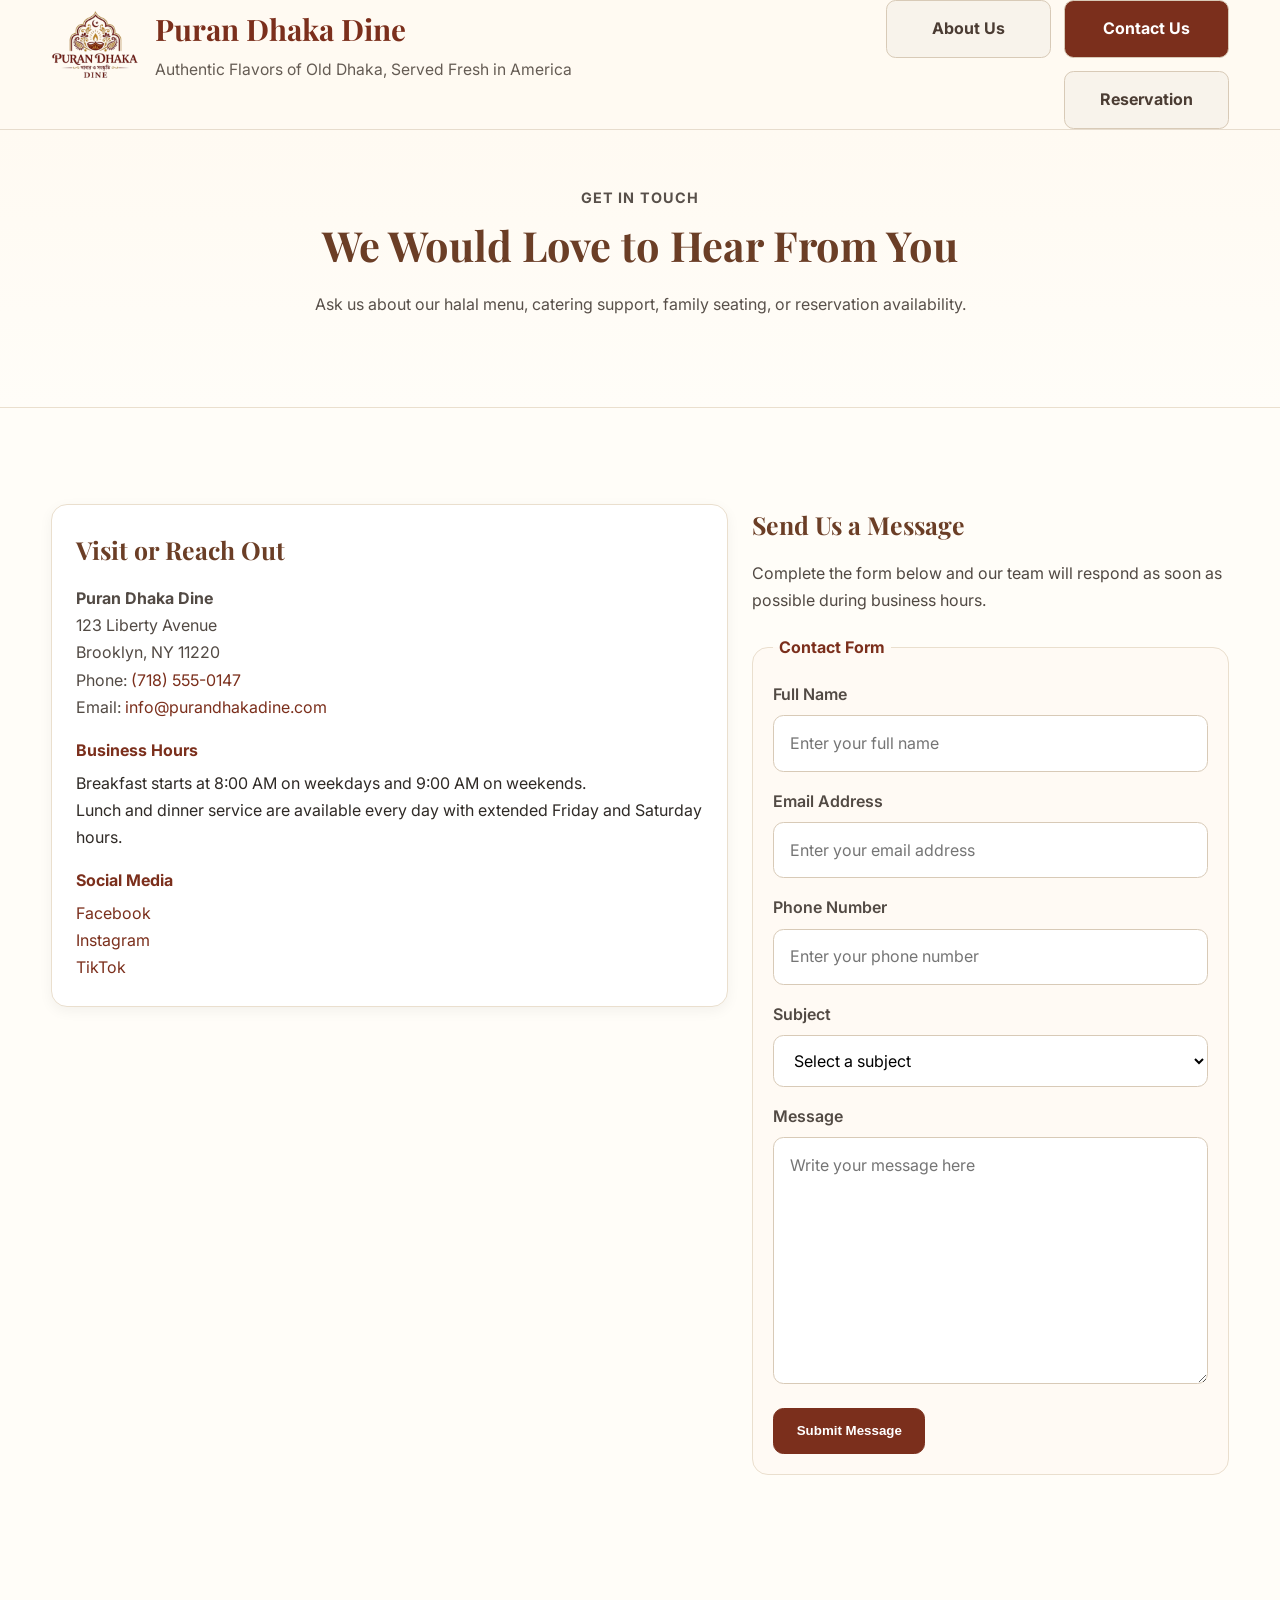
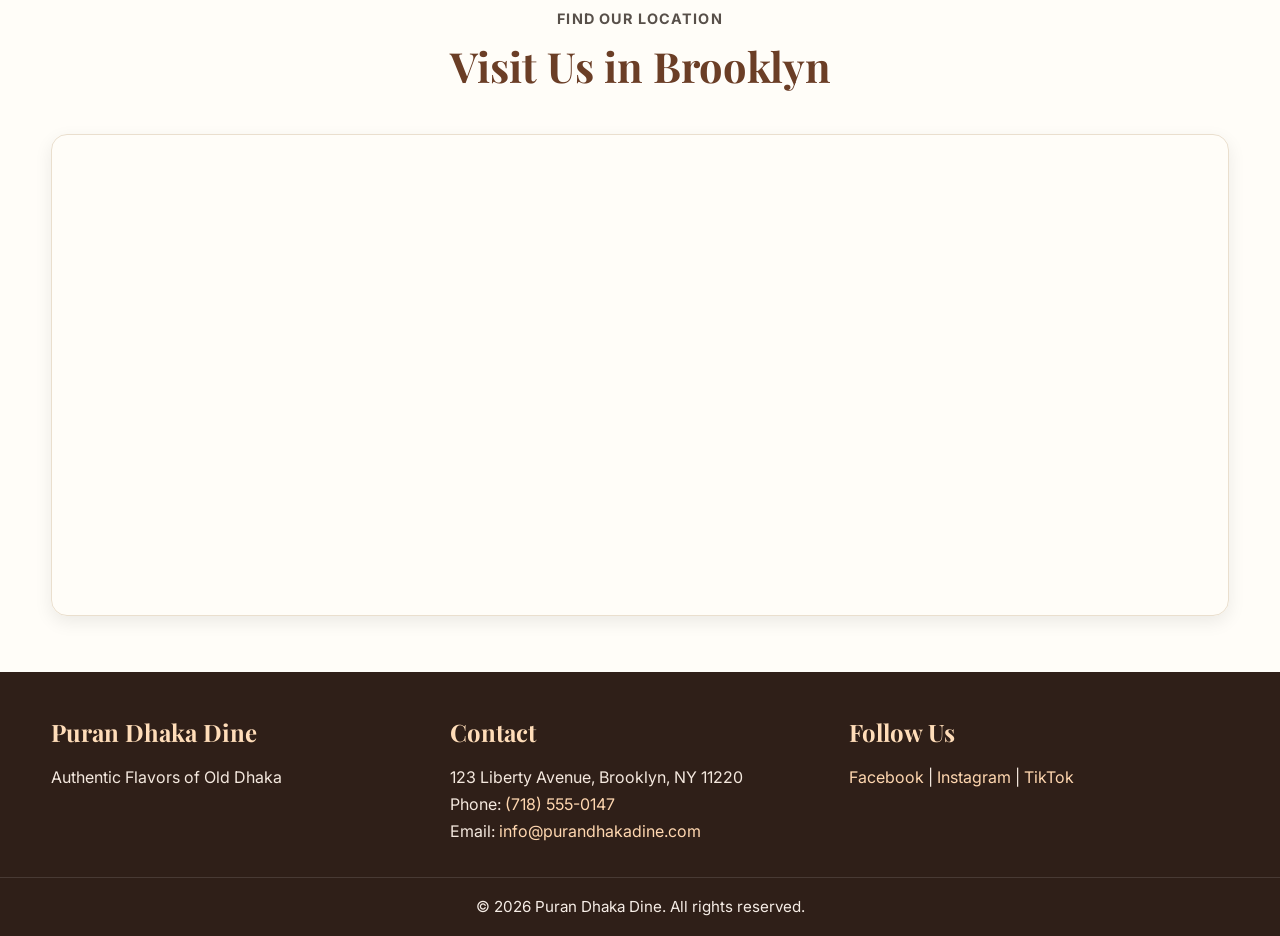
<file: contact.html>
<!-- Author: Mahmudul Hasan -->
<!-- Mid-Term Project: Puran Dhaka Dine Restaurant Website -->
<!-- Page: Contact Us -->
 <!--Last Modified: 03/19/2026-->

<!DOCTYPE html>
<html lang="en">
<head>
    <meta charset="UTF-8">
    <!-- Viewport meta tag for responsive design -->
    <meta name="viewport" content="width=device-width, initial-scale=1.0">
    <!-- Page title displayed in browser tab -->
    <title>Puran Dhaka Dine | Contact Us</title>
    <!--Favicon link for browser tab icon-->
    <link rel="icon" type="image/x-icon" href="favicon.ico">
    <!-- Google Font -->
    <link href="https://fonts.googleapis.com/css2?family=Playfair+Display:wght@600;700&family=Inter:wght@400;500;600;700&display=swap" rel="stylesheet">
    <!-- External CSS stylesheet link -->
    <link rel="stylesheet" href="css/styles.css">
</head>
<body id="about-top">

    <!-- Header starts here -->
    <header class="site-header">
        <div class="container clearfix">
            <div class="brand-block" id="brand-home">
                <!--Brand Logo-->
                <a href="index.html" class="brand-logo-link">
                    <img src="images/logo_trans.png" alt="Puran Dhaka Dine restaurant logo" class="brand-logo">
                </a>
                <!--Brand Name and Tagline-->
                <div class="brand-text">
                    <h1>Puran Dhaka Dine</h1>
                    <p class="tagline">Authentic Flavors of Old Dhaka, Served Fresh in America</p>
                </div>
            </div>

            <!-- Navigation bar-->
            <nav class="site-nav" aria-label="Primary navigation">
                <ul>
                    <li><a href="index.html">About Us</a></li> 
                    <!-- Class="active" is used to highlight the current page in the navigation -->
                    <li><a href="contact.html" class="active">Contact Us</a></li>       
                    <li><a href="reservation.html">Reservation</a></li>
                </ul>
            </nav>
        </div>
    </header>

    <!-- Main Section starts here -->
    <main>
        <!-- Contact heading section -->
        <section class="page-banner">
            <div class="container">
                <div class="section-heading">
                    <p class="section-label">Get in Touch</p>
                    <h2>We Would Love to Hear From You</h2>
                    <p>Ask us about our halal menu, catering support, family seating, or reservation availability.</p>
                </div>
            </div>
        </section>

        <!-- Contact info and form layout -->
        <section class="contact-main-section">
            <h2 class="visually-hidden">Contact Information and Form</h2>
            <div class="container contact-grid">

                <!-- Contact information card with address, hours, and social media -->
                <aside class="contact-info-card">
                    <h3>Visit or Reach Out</h3>
                    <!-- Address and Contact details -->
                    <address>
                        <strong>Puran Dhaka Dine</strong><br>
                        123 Liberty Avenue<br>
                        Brooklyn, NY 11220<br>
                        Phone: <a href="tel:+17185550147">(718) 555-0147</a><br>
                        Email: <a href="mailto:info@purandhakadine.com">info@purandhakadine.com</a>
                    </address>

                    <!-- Business Hours -->
                    <div class="contact-block">
                        <h4>Business Hours</h4>
                        <p>Breakfast starts at 8:00 AM on weekdays and 9:00 AM on weekends.</p>
                        <p>Lunch and dinner service are available every day with extended Friday and Saturday hours.</p>
                    </div>

                    <!-- Social media links -->
                    <div class="contact-block">
                        <h4>Social Media</h4>
                        <p>
                            <a href="https://www.facebook.com/" target="_blank" rel="noopener">Facebook</a><br>
                            <a href="https://www.instagram.com/" target="_blank" rel="noopener">Instagram</a><br>
                            <a href="https://www.tiktok.com/" target="_blank" rel="noopener">TikTok</a>
                        </p>
                    </div>
                </aside>

                <section class="contact-form-section">
                    <h3>Send Us a Message</h3>
                    <p class="section-copy">Complete the form below and our team will respond as soon as possible during business hours.</p>

                    <!-- Contact form structure starts here -->
                    <form action="#" method="post" id="contact-form">
                        <!-- Using fieldset and legend for better accessibility and form grouping -->
                        <fieldset>
                            <legend>Contact Form</legend>

                            <!-- Full Name Box -->
                            <label for="full-name">Full Name</label>
                            <input type="text" id="full-name" name="full-name" placeholder="Enter your full name" required>

                            <!-- Email Address Box -->
                            <label for="email-address">Email Address</label>
                            <input type="email" id="email-address" name="email-address" placeholder="Enter your email address" required>

                            <!-- Phone Number Box -->
                            <label for="phone-number">Phone Number</label>
                            <input type="tel" id="phone-number" name="phone-number" placeholder="Enter your phone number" required>

                            <!-- Subject Select with additional five Dropdown Options -->
                            <label for="subject">Subject</label>
                            <select id="subject" name="subject" required>
                                <option value="">Select a subject</option>
                                <option value="general-question">General Question</option>
                                <option value="menu-inquiry">Menu Inquiry</option>
                                <option value="catering-request">Catering Request</option>
                                <option value="reservation-help">Reservation Help</option>
                                <option value="feedback">Feedback</option>
                            </select>

                            <!-- Message Textarea -->
                            <label for="message">Message</label>
                            <textarea id="message" name="message" rows="8" placeholder="Write your message here" required></textarea>

                            <!-- Submit Button -->
                            <button type="submit" class="button-primary">Submit Message</button>
                        </fieldset>
                    </form>
                </section>
            </div>
        </section>

        <!-- Embedded map section starts here -->
        <section class="map-section">
            <div class="container">
                <div class="section-heading">
                    <p class="section-label">Find Our Location</p>
                    <h2>Visit Us in Brooklyn</h2>
                </div>

                <div id="map-box">
                    <!-- Google Maps iframe -->
                    <iframe src="https://www.google.com/maps/embed?pb=!1m18!1m12!1m3!1d3026.0290409821346!2d-73.90819992337758!3d40.67332907139951!2m3!1f0!2f0!3f0!3m2!1i1024!2i768!4f13.1!3m3!1m2!1s0x89c25c5b6ed086fd%3A0xfac13c033e02c0b!2s123%20Liberty%20Ave%2C%20Brooklyn%2C%20NY%2011212!5e0!3m2!1sen!2sus!4v1773718836372!5m2!1sen!2sus" allowfullscreen="" loading="lazy" referrerpolicy="no-referrer-when-downgrade" title="Google map showing Puran Dhaka Dine location"></iframe>
                </div>
            </div>
        </section>
    </main>

    <!-- Footer starts here -->
    <footer class="site-footer">
        <div class="container footer-grid">

            <!-- Footer column 1: Brand Info Section-->
            <section class="footer-col">
                <h2>Puran Dhaka Dine</h2>
                <p>Authentic Flavors of Old Dhaka</p>
            </section>

            <!-- Footer column 2: Contact Info Section-->
            <section class="footer-col">
                <h2>Contact</h2>
                <address>
                    123 Liberty Avenue, Brooklyn, NY 11220<br>
                    Phone: <a href="tel:+17185550147">(718) 555-0147</a><br>
                    Email: <a href="mailto:info@purandhakadine.com">info@purandhakadine.com</a>
                </address>
            </section>

            <!-- Footer column 3: Social Media Section-->
            <section class="footer-col">
                <h2>Follow Us</h2>
                <p>
                    <a href="https://www.facebook.com/" target="_blank" rel="noopener">Facebook</a> |
                    <a href="https://www.instagram.com/" target="_blank" rel="noopener">Instagram</a> |
                    <a href="https://www.tiktok.com/" target="_blank" rel="noopener">TikTok</a>
                </p>
            </section>
        </div>

        <!-- Footer: Copyright Section-->
        <div class="footer-bottom">
            <p>&copy; 2026 Puran Dhaka Dine. All rights reserved.</p>
        </div>
    </footer>
</body>
</html>
</file>
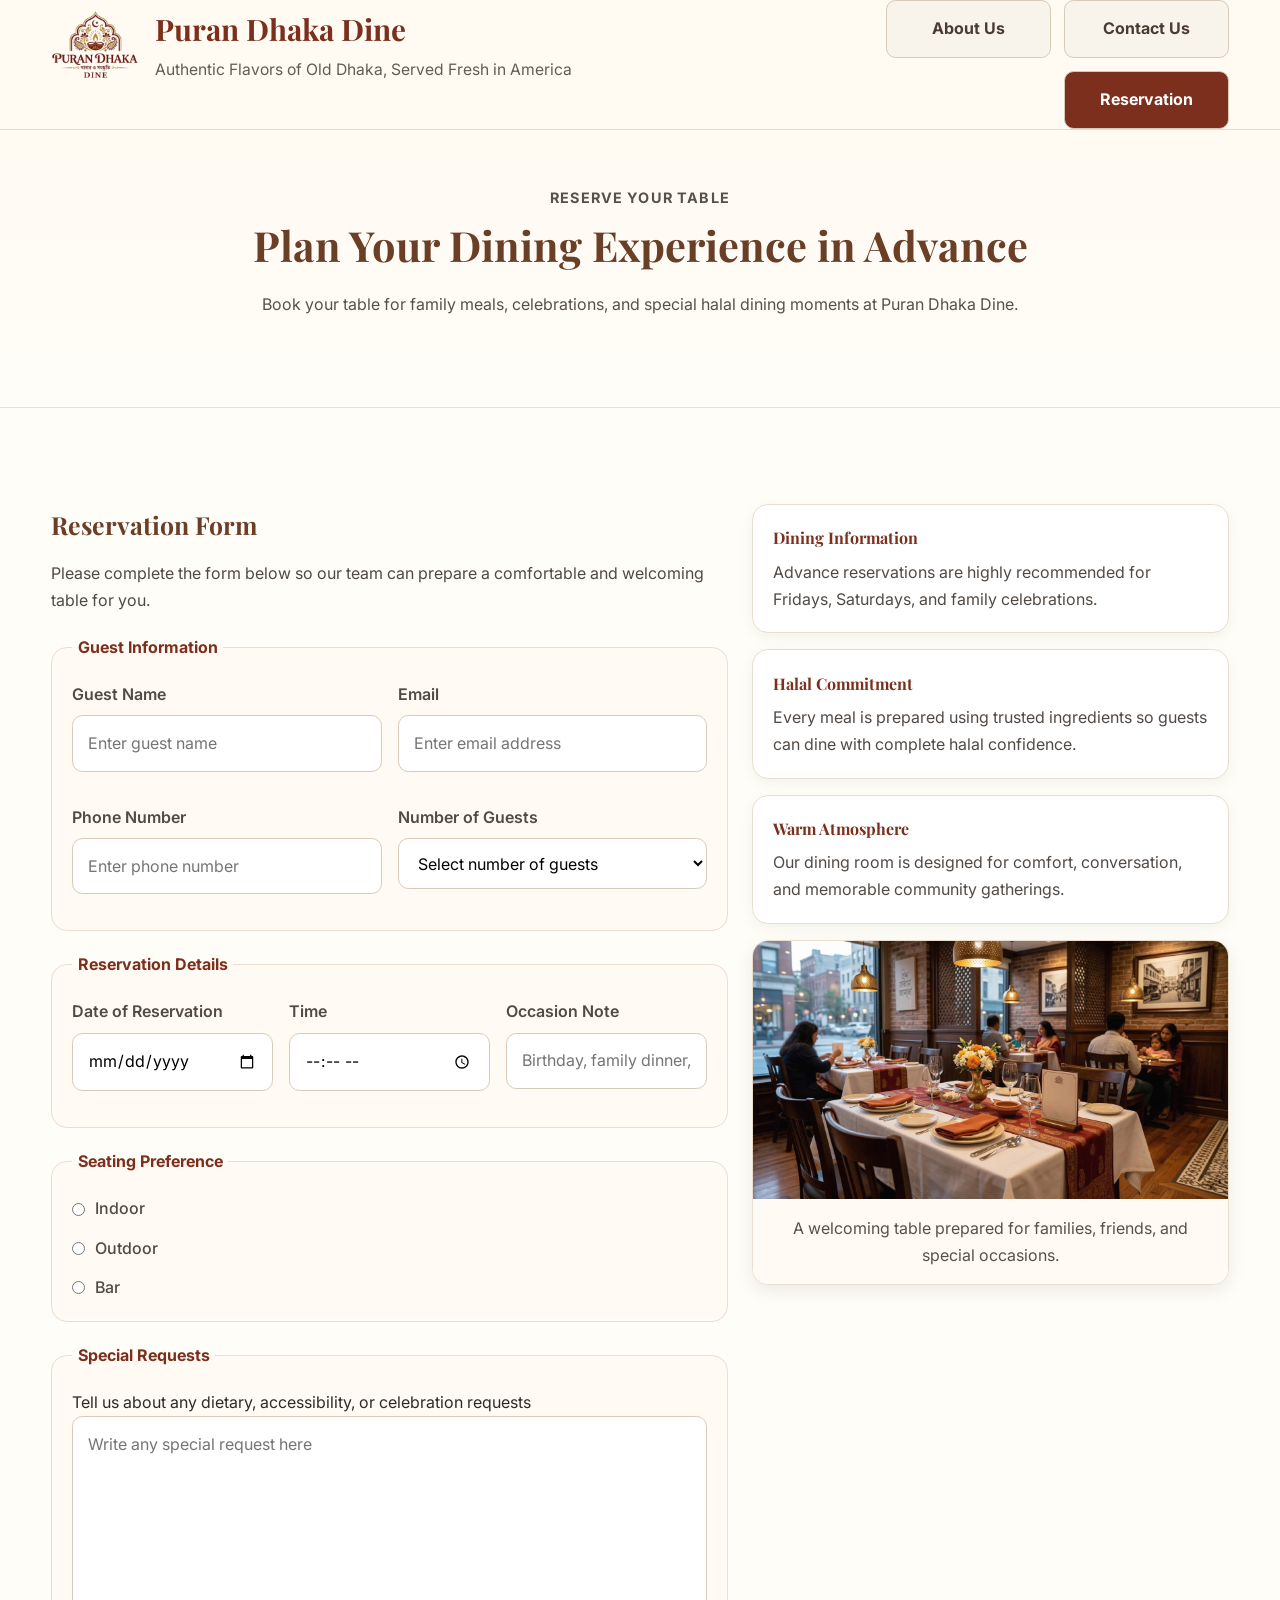
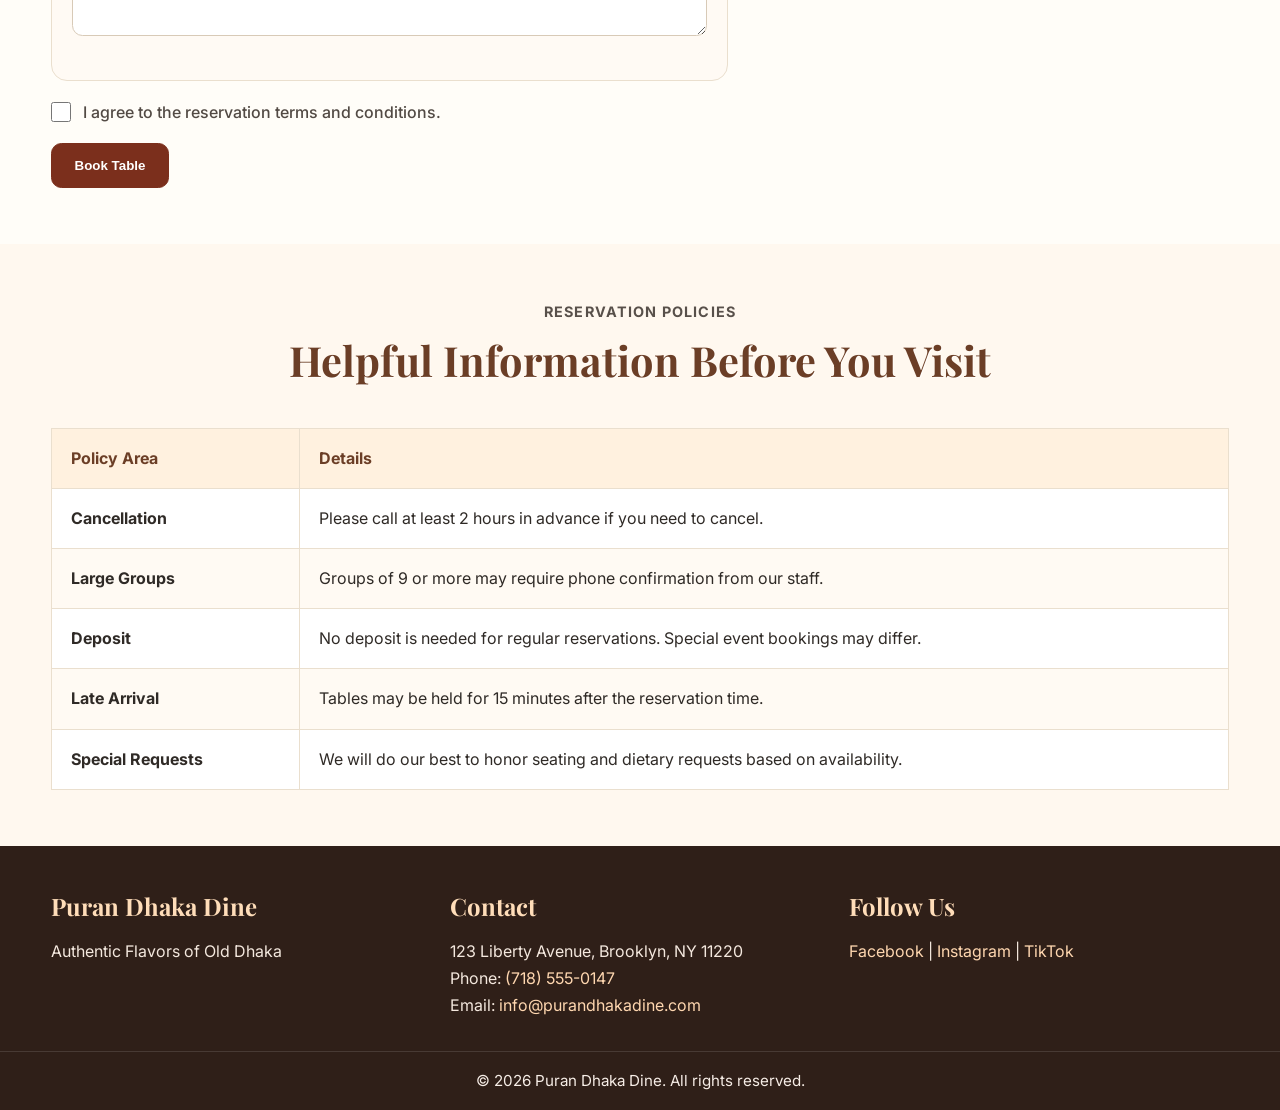
<file: reservation.html>
<!-- Author: Mahmudul Hasan -->
<!-- Mid-Term Project: Puran Dhaka Dine Restaurant Website -->
<!-- Page: Reservation -->
 <!--Last Modified: 03/19/2026-->

<!DOCTYPE html>
<html lang="en">
<head>
    <meta charset="UTF-8">
    <!-- Viewport meta tag for responsive design -->
    <meta name="viewport" content="width=device-width, initial-scale=1.0">
    <!-- Page title displayed in browser tab -->
    <title>Puran Dhaka Dine | Reservation</title>
    <!--Favicon link for browser tab icon-->
    <link rel="icon" type="image/x-icon" href="favicon.ico">
    <!-- Google Font -->
    <link href="https://fonts.googleapis.com/css2?family=Playfair+Display:wght@600;700&family=Inter:wght@400;500;600;700&display=swap" rel="stylesheet">
    <!-- External CSS stylesheet link -->
    <link rel="stylesheet" href="css/styles.css">
</head>
<body id="about-top">

    <!-- Header starts here -->
    <header class="site-header">
        <div class="container clearfix">
            <div class="brand-block" id="brand-home">
                <!--Brand Logo-->
                <a href="index.html" class="brand-logo-link">
                    <img src="images/logo_trans.png" alt="Puran Dhaka Dine restaurant logo" class="brand-logo">
                </a>
                <!--Brand Name and Tagline-->
                <div class="brand-text">
                    <h1>Puran Dhaka Dine</h1>
                    <p class="tagline">Authentic Flavors of Old Dhaka, Served Fresh in America</p>
                </div>
            </div>

            <!-- Navigation bar-->
            <nav class="site-nav" aria-label="Primary navigation">
                <ul>
                    <li><a href="index.html">About Us</a></li> 
                    <li><a href="contact.html">Contact Us</a></li>
                    <!-- Class="active" is used to highlight the current page in the navigation -->
                    <li><a href="reservation.html" class="active">Reservation</a></li>
                </ul>
            </nav>
        </div>
    </header>

    <!-- Main Section starts here -->
    <main>
        <!-- Reservation heading section -->
        <section class="page-banner">
            <div class="container">
                <div class="section-heading">
                    <p class="section-label">Reserve Your Table</p>
                    <h2>Plan Your Dining Experience in Advance</h2>
                    <p>Book your table for family meals, celebrations, and special halal dining moments at Puran Dhaka Dine.</p>
                </div>
            </div>
        </section>

        <!-- Reservation form and dining image layout -->
        <section class="reservation-main-section">
            <h2 class="visually-hidden">Reservation Form and Dining Information</h2>
            <div class="container reservation-grid">

                <section class="reservation-form-section">
                    <h3>Reservation Form</h3>
                    <p class="section-copy">Please complete the form below so our team can prepare a comfortable and welcoming table for you.</p>

                    <!-- Reservation form groups start here -->
                    <form action="#" method="post" id="reservation-form">
                        <!-- Using fieldset and legend for better accessibility and form grouping -->
                        <!-- Fieldset 01: Guest Information -->
                        <fieldset>
                            <legend>Guest Information</legend>
                            <div class="split-form">

                                <!-- Guest Name Box-->
                                <div class="form-field">
                                    <label for="guest-name">Guest Name</label>
                                    <input type="text" id="guest-name" name="guest-name" placeholder="Enter guest name" required>
                                </div>

                                <!-- Email Address Box-->
                                <div class="form-field">
                                    <label for="guest-email">Email</label>
                                    <input type="email" id="guest-email" name="guest-email" placeholder="Enter email address" required>
                                </div>

                                <!-- Phone Number Box-->
                                <div class="form-field">
                                    <label for="guest-phone">Phone Number</label>
                                    <input type="tel" id="guest-phone" name="guest-phone" placeholder="Enter phone number" required>
                                </div>

                                <!-- Guest Count Dropdown with additional five options -->
                                <div class="form-field">
                                    <label for="guest-count">Number of Guests</label>
                                    <select id="guest-count" name="guest-count" required>
                                        <option value="">Select number of guests</option>
                                        <option value="1-2">1 - 2 Guests</option>
                                        <option value="3-4">3 - 4 Guests</option>
                                        <option value="5-6">5 - 6 Guests</option>
                                        <option value="7-8">7 - 8 Guests</option>
                                        <option value="9-plus">9+ Guests</option>
                                    </select>
                                </div>
                            </div>
                        </fieldset>

                        <!-- Fieldset 02: Reservation Details -->
                        <fieldset>
                            <legend>Reservation Details</legend>
                            <div class="triple-form">

                                <!-- Date of Reservation -->
                                <div class="form-field">
                                    <label for="reservation-date">Date of Reservation</label>
                                    <input type="date" id="reservation-date" name="reservation-date" required>
                                </div>

                                <!-- Time of Reservation -->
                                <div class="form-field">
                                    <label for="reservation-time">Time</label>
                                    <input type="time" id="reservation-time" name="reservation-time" required>
                                </div>

                                <!-- Occasion Note Box -->
                                <div class="form-field">
                                    <label for="occasion-note">Occasion Note</label>
                                    <input type="text" id="occasion-note" name="occasion-note" placeholder="Birthday, family dinner, anniversary">
                                </div>
                            </div>
                        </fieldset>

                        <!-- Fieldset 03: Seating Preference -->
                        <fieldset>
                            <legend>Seating Preference</legend>

                            <!-- Radio buttons for seating preference with three options -->
                             <!-- Radio button type is using here for one selection only -->
                            <div class="radio-stack">
                                <label><input type="radio" name="seating" value="Indoor" required> Indoor</label>
                                <label><input type="radio" name="seating" value="Outdoor"> Outdoor</label>
                                <label><input type="radio" name="seating" value="Bar"> Bar</label>
                            </div>
                        </fieldset>

                        <!-- Fieldset 04: Special Requests -->
                        <fieldset>
                            <legend>Special Requests</legend>

                            <!-- Textarea for special requests such as dietary needs, accessibility, or celebration details -->
                            <label for="special-requests">Tell us about any dietary, accessibility, or celebration requests</label>
                            <textarea id="special-requests" name="special-requests" rows="7" placeholder="Write any special request here"></textarea>
                        </fieldset>

                        <div class="checkbox-row">
                            <!-- Terms and conditions agreement checkbox -->
                            <input type="checkbox" id="terms" name="terms" required>
                            <label for="terms">I agree to the reservation terms and conditions.</label>
                        </div>

                        <!-- Submit button for the reservation form -->
                        <button type="submit" class="button-primary">Book Table</button>
                    </form>
                </section>

                <!-- Reservation aside content with dining image -->
                <aside class="reservation-aside">
                    <!-- Dining Information Card -->
                    <article class="aside-card">
                        <h4>Dining Information</h4>
                        <p>Advance reservations are highly recommended for Fridays, Saturdays, and family celebrations.</p>
                    </article>
                    <!-- Halal Commitment Card -->
                    <article class="aside-card">
                        <h4>Halal Commitment</h4>
                        <p>Every meal is prepared using trusted ingredients so guests can dine with complete halal confidence.</p>
                    </article>
                    <!-- Warm Atmosphere Card -->
                    <article class="aside-card">
                        <h4>Warm Atmosphere</h4>
                        <p>Our dining room is designed for comfort, conversation, and memorable community gatherings.</p>
                    </article>

                    <!-- Dining image with caption -->
                    <figure class="dining-figure">
                        <img src="images/reservation-interior.jpg" alt="Reserved dining setup at Puran Dhaka Dine" class="dining-image">
                        <figcaption>A welcoming table prepared for families, friends, and special occasions.</figcaption>
                    </figure>
                </aside>
            </div>
        </section>

        <!-- Reservation policy table starts here -->
        <section class="policy-section">
            <div class="container">
                <div class="section-heading">
                    <p class="section-label">Reservation Policies</p>
                    <h2>Helpful Information Before You Visit</h2>
                </div>

                <div class="table-wrapper">
                    <!-- A table with 6 rows and 2 columns -->
                    <!-- Each table body row has a heading -->
                    <table class="policy-table">

                        <!-- Table header -->
                        <thead>
                            <!--1st row: Column headers -->
                            <tr>
                                <th scope="col">Policy Area</th>
                                <th scope="col">Details</th>
                            </tr>
                        </thead>

                        <!-- Table body with 5 policy rows -->
                        <tbody>
                            <!-- 2nd row: Cancellation policy -->
                            <tr>
                                <th scope="row">Cancellation</th>
                                <td>Please call at least 2 hours in advance if you need to cancel.</td>
                            </tr>
                            <!-- 3rd row: Large group policy -->
                            <tr>
                                <th scope="row">Large Groups</th>
                                <td>Groups of 9 or more may require phone confirmation from our staff.</td>
                            </tr>
                            <!-- 4th row: Deposit policy -->
                            <tr>
                                <th scope="row">Deposit</th>
                                <td>No deposit is needed for regular reservations. Special event bookings may differ.</td>
                            </tr>
                            <!-- 5th row: Late arrival policy -->
                            <tr>
                                <th scope="row">Late Arrival</th>
                                <td>Tables may be held for 15 minutes after the reservation time.</td>
                            </tr>
                            <!-- 6th row: Special requests policy -->
                            <tr>
                                <th scope="row">Special Requests</th>
                                <td>We will do our best to honor seating and dietary requests based on availability.</td>
                            </tr>
                        </tbody>
                    </table>
                </div>
            </div>
        </section>
    </main>

    <!-- Footer starts here -->
    <footer class="site-footer">
        <div class="container footer-grid">

            <!-- Footer column 1: Brand Info Section-->
            <section class="footer-col">
                <h2>Puran Dhaka Dine</h2>
                <p>Authentic Flavors of Old Dhaka</p>
            </section>

            <!-- Footer column 2: Contact Info Section-->
            <section class="footer-col">
                <h2>Contact</h2>
                <address>
                    123 Liberty Avenue, Brooklyn, NY 11220<br>
                    Phone: <a href="tel:+17185550147">(718) 555-0147</a><br>
                    Email: <a href="mailto:info@purandhakadine.com">info@purandhakadine.com</a>
                </address>
            </section>

            <!-- Footer column 3: Social Media Section-->
            <section class="footer-col">
                <h2>Follow Us</h2>
                <p>
                    <a href="https://www.facebook.com/" target="_blank" rel="noopener">Facebook</a> |
                    <a href="https://www.instagram.com/" target="_blank" rel="noopener">Instagram</a> |
                    <a href="https://www.tiktok.com/" target="_blank" rel="noopener">TikTok</a>
                </p>
            </section>
        </div>

        <!-- Footer: Copyright Section-->
        <div class="footer-bottom">
            <p>&copy; 2026 Puran Dhaka Dine. All rights reserved.</p>
        </div>
    </footer>
</body>
</html>
</file>
<file: css/styles.css>
/* Author: Mahmudul Hasan
Mid-Term Project: Puran Dhaka Dine Restaurant Website
Last Modified: 03/24/2026 */


/* Reset CSS Start */
* {
    margin: 0;
    padding: 0;
    box-sizing: border-box;
}

img,
iframe {
    max-width: 100%;
    display: block;
}

img {
    height: auto;
}

html {
    scroll-behavior: smooth;
}

body {
    font-family: 'Inter', Arial, sans-serif;
    background-color: #fffdf8;
    color: #2f2a26;
    line-height: 1.7;
}
/* Reset CSS End */

/* Visually Hidden Class Start */
.visually-hidden {
    visibility: hidden;
}
/* Vissually Hidden Class End */

/* Reusable CSS Start */
.container {
    width: 92%;
    max-width: 1200px;
    margin: 0 auto;
}

.clearfix::after {
    content: "";
    display: table;
    clear: both;
}

.section-heading {
    text-align: center;
    margin-bottom: 2rem;
}

.section-heading h2 {
    font-family: 'Playfair Display', Georgia, serif;
    font-size: 2rem;
    color: #6b3e26;
    text-shadow: 1px 1px 0 rgba(255, 255, 255, 0.7);
    margin-bottom: 0.65rem;
}

.section-heading p {
    color: rgb(88, 80, 74);
    max-width: 760px;
    margin: 0 auto;
}

.left-align {
    text-align: left;
}

.section-label,
.eyebrow {
    color: hsl(18, 62%, 32%);
    font-size: 0.9rem;
    font-weight: 700;
    letter-spacing: 0.08em;
    text-transform: uppercase;
    margin-bottom: 0.45rem;
}

.section-copy {
    color: rgb(81, 73, 67);
    margin-bottom: 1.2rem;
}

.button-primary {
    display: inline-block;
    background-color: #7b2f1c;
    color: white;
    border: 1px solid #7b2f1c;
    border-radius: 0.65rem;
    padding: 0.9rem 1.4rem;
    font-weight: 700;
    text-decoration: none;
    cursor: pointer;
    transition: 0.3s ease;
}

.button-primary:hover {
    background-color: #5f2214;
}

.button-primary:focus,
#contact-form input:focus,
#contact-form select:focus,
#contact-form textarea:focus,
.site-nav a:focus {
    outline: 3px solid rgb(199, 145, 94);
    outline-offset: 2px;
}

.page-banner,
.hero-section,
.story-section,
.about-details-section,
.hours-section,
.menu-section,
.team-section,
.contact-main-section,
.map-section,
.reservation-main-section,
.policy-section {
    padding: 3.5rem 0;
}

.page-banner {
    background: linear-gradient(to bottom, #fffaf2, #fffdf8);
    border-bottom: 1px solid #eadfce;
}

.table-wrapper {
    overflow-x: auto;
}

.hours-table,
.policy-table {
    width: 100%;
    border-collapse: collapse;
    background-color: #ffffff;
    border: 1px solid #eadfce;
    box-shadow: 0 6px 18px rgba(0, 0, 0, 0.08);
}

.hours-table th,
.hours-table td,
.policy-table th,
.policy-table td {
    border: 1px solid #eadfce;
    padding: 0.85rem 1rem;
    text-align: left;
}

.hours-table thead th,
.policy-table thead th {
    background-color: #fff1df;
    color: #6b3e26;
}

.hours-table tbody tr:nth-child(even),
.policy-table tbody tr:nth-child(even) {
    background-color: #fffaf3;
}

.hours-table tbody tr:hover,
.policy-table tbody tr:hover {
    background-color: #fdf1e4;
}

.menu-placeholder,
.team-photo-placeholder {
    background-color: #fff8ef;
    border: 2px dashed #d8cab7;
    color: #7a6f66;
    text-align: center;
}
/* Reusable CSS End */

/* Header CSS Start */
.site-header {
    background-color: #fffaf2;
    border-bottom: 1px solid #e7dccd;
    position: sticky;
    top: 0;
    z-index: 1000;
}

.brand-block {
    float: left;
    width: 100%;
    display: flex;
    align-items: center;
    gap: 1rem;
    margin-bottom: 1rem;
}

.brand-logo {
    width: 88px;
    height: 88px;
    object-fit: contain;
}

.brand-text h1 {
    font-family: 'Playfair Display', Georgia, serif;
    color: #7b2f1c;
    font-size: 1.85rem;
    margin-bottom: 0.2rem;
}

.tagline {
    color: rgb(101, 92, 84);
    font-size: 0.98rem;
}

.site-nav {
    float: left;
    width: 100%;
}

.site-nav ul {
    list-style: none;
    display: flex;
    flex-direction: column;
    gap: 0.8rem;
}

.site-nav a {
    display: block;
    text-decoration: none;
    color: #4b3c33;
    padding: 0.9rem 1rem;
    border: 1px solid #d8cab7;
    border-radius: 0.6rem;
    background-color: #f8f3eb;
    text-align: center;
    font-weight: 700;
    transition: all 0.3s ease;
}

.site-nav a:hover,
.site-nav a.active {
    background-color: #7b2f1c;
    color: white;
}
/* Header CSS End */

/* About Page CSS Start */
#hero-figure {
    border-radius: 1rem;
    overflow: hidden;
    border: 1px solid #eadfce;
    box-shadow: 0 6px 18px rgba(0, 0, 0, 0.08);
    background-color: #ffffff;
}

.hero-image {
    width: 100%;
    min-height: 240px;
    object-fit: cover;
}

#hero-figure figcaption {
    padding: 1rem;
    text-align: center;
    color: rgb(89, 80, 73);
    background-color: #fffaf4;
}

.two-column-layout {
    display: grid;
    gap: 1.5rem;
}

.story-article,
.review-aside,
.info-card,
.team-card,
.contact-info-card,
.aside-card {
    background-color: #ffffff;
    border: 1px solid #eadfce;
    border-radius: 1rem;
    box-shadow: 0 4px 14px rgba(0, 0, 0, 0.05);
}

.story-article,
.review-aside {
    padding: 1.5rem;
}

.story-article p + p {
    margin-top: 1rem;
}

.review-aside h3 {
    color: #6b3e26;
    margin-bottom: 0.8rem;
    font-family: 'Playfair Display', Georgia, serif;
}

.review-quote {
    font-style: italic;
    color: rgb(84, 76, 70);
    margin-bottom: 0.8rem;
}

.review-credit {
    color: #7b2f1c;
    margin-bottom: 1rem;
    font-weight: 600;
}

.external-link {
    color: navy;
    text-decoration: underline;
}

.info-grid {
    display: grid;
    gap: 1.25rem;
}

.info-card {
    padding: 1.4rem;
}

.info-card h3 {
    color: #6b3e26;
    margin-bottom: 0.8rem;
    font-family: 'Playfair Display', Georgia, serif;
}

.feature-list,
.specialty-list {
    padding-left: 1.2rem;
}

.feature-list li,
.specialty-list li {
    margin-bottom: 0.55rem;
    color: rgb(83, 75, 69);
}

.term-list dt {
    font-weight: 700;
    color: #7b2f1c;
    margin-top: 0.75rem;
}

.term-list dd {
    color: rgb(83, 75, 69);
    margin-left: 0;
}

.menu-section {
    background-color: #fff8ef;
}

.menu-gallery {
    display: grid;
    gap: 1rem;
}

.menu-card {
    background-color: #ffffff;
    border: 1px solid #eadfce;
    border-radius: 1rem;
    overflow: hidden;
    box-shadow: 0 4px 14px rgba(0, 0, 0, 0.05);
}

.menu-card img {
    width: 100%;
    height: 220px;
    object-fit: cover;
}

.menu-card figcaption {
    padding: 0.95rem 1rem;
    color: #6b3e26;
    font-weight: 700;
}

.menu-placeholder {
    min-height: 220px;
    display: flex;
    align-items: center;
    justify-content: center;
    border-radius: 1rem;
    padding: 1rem;
}

.team-grid {
    display: grid;
    gap: 1rem;
}

.team-card {
    padding: 1.2rem;
    text-align: center;
}

.team-photo {
    width: 100%;
    height: 260px;
    object-fit: cover;
    object-position: top center;
    border-radius: 0.8rem;
    margin-bottom: 1rem;
    border: 1px solid #eadfce;
}

.team-card h3 {
    font-family: 'Playfair Display', Georgia, serif;
    color: #6b3e26;
    margin-bottom: 0.3rem;
}

.team-card p {
    color: rgb(90, 82, 76);
}
/* About Page CSS End */

/* Contact Page CSS Start */
.contact-grid,
.reservation-grid {
    display: grid;
    gap: 1.5rem;
}

.contact-info-card {
    padding: 1.5rem;
}

.contact-info-card h3,
.contact-form-section h3,
.reservation-form-section h3 {
    font-family: 'Playfair Display', Georgia, serif;
    color: #6b3e26;
    margin-bottom: 0.85rem;
    font-size: 1.55rem;
}

.contact-info-card address {
    font-style: normal;
    color: rgb(82, 74, 68);
    margin-bottom: 1rem;
}

.contact-block + .contact-block {
    margin-top: 1rem;
}

.contact-block h4 {
    color: #7b2f1c;
    margin-bottom: 0.35rem;
}

.contact-info-card a {
    color: #7b2f1c;
    text-decoration: none;
}

.contact-info-card a:hover {
    text-decoration: underline;
}

#contact-form fieldset {
    border: 1px solid #eadfce;
    border-radius: 1rem;
    padding: 1.25rem;
    background-color: #fffaf4;
    margin-bottom: 1.25rem;
}

#contact-form legend {
    color: #7b2f1c;
    font-weight: 700;
    padding: 0 0.35rem;
}

#contact-form label {
    display: block;
    margin-bottom: 0.45rem;
    color: rgb(82, 74, 68);
    font-weight: 600;
}

#contact-form input,
#contact-form select,
#contact-form textarea {
    width: 100%;
    padding: 0.85rem 0.95rem;
    border: 1px solid #d8cab7;
    border-radius: 0.65rem;
    background-color: #ffffff;
    font: inherit;
    margin-bottom: 1rem;
}

#contact-form textarea {
    resize: vertical;
    min-height: 170px;
}

#map-box {
    border: 1px solid #eadfce;
    border-radius: 1rem;
    overflow: hidden;
    box-shadow: 0 6px 18px rgba(0, 0, 0, 0.08);
}

#map-box iframe {
    width: 100%;
    min-height: 320px;
    border: 0;
}
/* Contact Page CSS End */

/* Reservation Page CSS Start */
.reservation-main-section {
    padding: 3.5rem 0;
    background-color: #fffdf8;
}

.reservation-grid {
    display: grid;
    gap: 1.5rem;
}

.reservation-form-section h3 {
    font-family: 'Playfair Display', Georgia, serif;
    color: #6b3e26;
    margin-bottom: 0.85rem;
    font-size: 1.55rem;
}

.reservation-form-section #reservation-form {
    background-color: transparent;
}

.split-form,
.triple-form {
    display: grid;
    gap: 1rem;
}

#reservation-form fieldset {
    border: 1px solid #eadfce;
    border-radius: 1rem;
    padding: 1.25rem;
    background-color: #fffaf4;
    margin-bottom: 1.25rem;
}

#reservation-form legend {
    color: #7b2f1c;
    font-weight: 700;
    padding: 0 0.35rem;
}

.form-field label {
    display: block;
    margin-bottom: 0.45rem;
    color: rgb(82, 74, 68);
    font-weight: 600;
}

.form-field input,
.form-field select,
#reservation-form textarea {
    width: 100%;
    padding: 0.85rem 0.95rem;
    border: 1px solid #d8cab7;
    border-radius: 0.65rem;
    background-color: #ffffff;
    font: inherit;
    margin-bottom: 1rem;
}

#reservation-form textarea {
    resize: vertical;
    min-height: 170px;
}

.radio-stack {
    display: grid;
    gap: 0.75rem;
}

.radio-stack label {
    display: flex;
    align-items: center;
    gap: 0.6rem;
    color: rgb(82, 74, 68);
    font-weight: 500;
}

.radio-stack input[type="radio"] {
    width: auto;
    margin: 0;
}

.checkbox-row {
    display: flex;
    align-items: center;
    gap: 0.75rem;
    margin-bottom: 1.2rem;
}

.checkbox-row input[type="checkbox"] {
    width: 20px;
    height: 20px;
    margin: 0;
    flex-shrink: 0;
}

.checkbox-row label {
    margin: 0;
    line-height: 1.4;
    font-weight: 500;
    color: rgb(82, 74, 68);
}

.reservation-aside {
    display: grid;
    gap: 1rem;
}

.aside-card {
    background-color: #ffffff;
    border: 1px solid #eadfce;
    border-radius: 1rem;
    box-shadow: 0 4px 14px rgba(0, 0, 0, 0.05);
    padding: 1.2rem;
}

.aside-card h4 {
    color: #7b2f1c;
    margin-bottom: 0.45rem;
    font-family: 'Playfair Display', Georgia, serif;
}

.aside-card p {
    color: rgb(82, 74, 68);
}

.dining-figure {
    background-color: #ffffff;
    border: 1px solid #eadfce;
    border-radius: 1rem;
    overflow: hidden;
    box-shadow: 0 6px 18px rgba(0, 0, 0, 0.08);
}

.dining-image {
    width: 100%;
    min-height: 240px;
    object-fit: cover;
    object-position: center;
    opacity: 0.98;
}

.dining-figure figcaption {
    padding: 0.95rem 1rem;
    text-align: center;
    color: rgb(89, 80, 73);
    background-color: #fffaf4;
}

.policy-section {
    padding: 3.5rem 0;
    background-color: #fff8ef;
}

.policy-table {
    width: 100%;
    border-collapse: collapse;
    background-color: #ffffff;
    border: 1px solid #eadfce;
    box-shadow: 0 6px 18px rgba(0, 0, 0, 0.08);
}

.policy-table th,
.policy-table td {
    border: 1px solid #eadfce;
    padding: 0.85rem 1rem;
    text-align: left;
}

.policy-table thead th {
    background-color: #fff1df;
    color: #6b3e26;
}

.policy-table tbody tr:nth-child(even) {
    background-color: #fffaf3;
}

.policy-table tbody tr:hover {
    background-color: #fdf1e4;
}
/* Reservation Page CSS End */

/* Footer CSS Start */
.site-footer {
    background-color: #2f1f18;
    color: #f6ede6;
    padding-top: 2.5rem;
}

.footer-grid {
    display: grid;
    gap: 1.2rem;
    padding-bottom: 2rem;
}

.footer-col h2 {
    color: #ffddb9;
    margin-bottom: 0.7rem;
    font-family: 'Playfair Display', Georgia, serif;
}

.footer-col p,
.footer-col address {
    color: #f4e8de;
    font-style: normal;
}

.site-footer a {
    color: #ffd7b0;
    text-decoration: none;
}

.site-footer a:hover {
    text-decoration: underline;
}

.footer-bottom {
    text-align: center;
    border-top: 1px solid rgba(255, 255, 255, 0.12);
    padding: 1rem 0;
    font-size: 0.95rem;
}
/* Footer CSS End */

/* ID (#) Specific CSS Start */

#reservation-form {
    scroll-margin-top: 120px;

}

/* ID (#) Specific CSS End */

/* Responsive CSS Start */

/* Base Mobile Navigation Section */
 /* Nav Mobile View Start */
.site-nav ul {
    align-items: stretch;
}
 /* Nav Mobile View End */

/* Breakpoint 1 Start: min-width 600px */
@media (min-width: 600px) {
    .section-heading h2 {
        font-size: 2.25rem;
    }

    .hero-image {
        min-height: 320px;
    }

    .menu-gallery {
        grid-template-columns: repeat(2, 1fr);
    }

    .team-grid {
        grid-template-columns: repeat(2, 1fr);
    }

    .footer-grid {
        grid-template-columns: repeat(2, 1fr);
    }

    .site-nav ul {
        flex-direction: row;
        justify-content: center;
        flex-wrap: wrap;
    }

    .site-nav a {
        min-width: 170px;
    }

    .split-form {
        grid-template-columns: repeat(2, 1fr);
    }

    .triple-form {
        grid-template-columns: repeat(2, 1fr);
    }
}
/* Breakpoint 1 End */

/* Breakpoint 2 Start: min-width 768px */
@media (min-width: 768px) {
    .brand-block {
        width: 52%;
        float: left;
        margin-bottom: 0;
    }

    .site-nav {
        width: 44%;
        float: right;
        display: flex;
        justify-content: flex-end;
        align-items: center;
        min-height: 88px;
    }

    .site-nav ul {
        justify-content: flex-end;
    }

    .site-nav a {
        min-width: 150px;
    }

    .two-column-layout,
    .contact-grid,
    .reservation-grid {
        grid-template-columns: 1.35fr 0.95fr;
        align-items: start;
    }

    .info-grid {
        grid-template-columns: repeat(3, 1fr);
    }

    .menu-gallery {
        grid-template-columns: repeat(3, 1fr);
    }

    .team-grid {
        grid-template-columns: repeat(3, 1fr);
    }

    .footer-grid {
        grid-template-columns: repeat(3, 1fr);
    }

    #map-box iframe {
        min-height: 420px;
    }

    .triple-form {
        grid-template-columns: repeat(3, 1fr);
    }
}
/* Breakpoint 2 End */

/* Breakpoint 3 Start: min-width 1024px */
@media (min-width: 1024px) {
    .section-heading h2 {
        font-size: 2.6rem;
    }

    .hero-image {
        min-height: 420px;
    }

    .menu-gallery {
        grid-template-columns: repeat(4, 1fr);
    }

    .team-grid {
        grid-template-columns: repeat(4, 1fr);
    }

    .hours-table th,
    .hours-table td,
    .policy-table th,
    .policy-table td {
        padding: 1rem 1.2rem;
    }

    #map-box iframe {
        min-height: 480px;
    }
}
/* Breakpoint 3 End */

/* Breakpoint 4 Start: min-width 1280px */
@media (min-width: 1280px) {
    .container {
        max-width: 1260px;
    }

    .site-nav a {
        min-width: 165px;
    }

    .menu-gallery {
        grid-template-columns: repeat(5, 1fr);
    }
}
/* Breakpoint 4 End */

/* Responsive CSS End */
</file>
